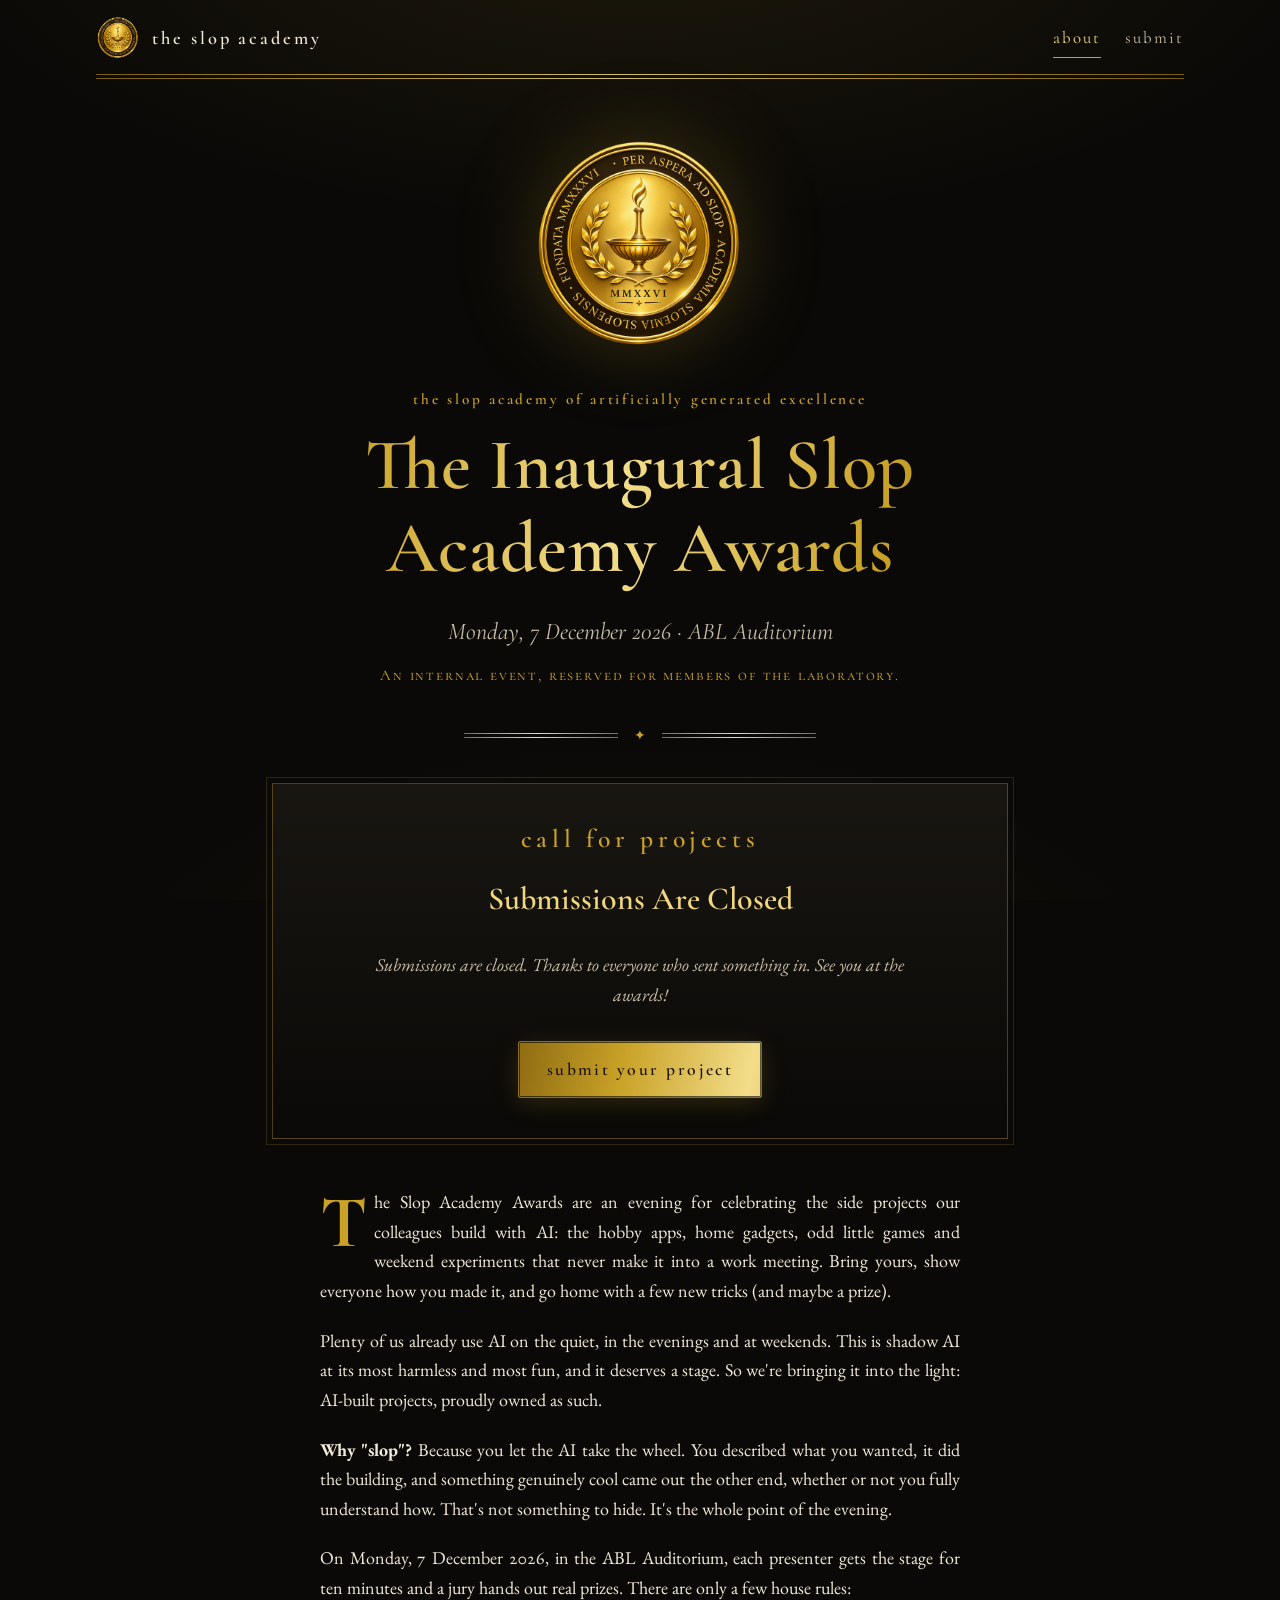
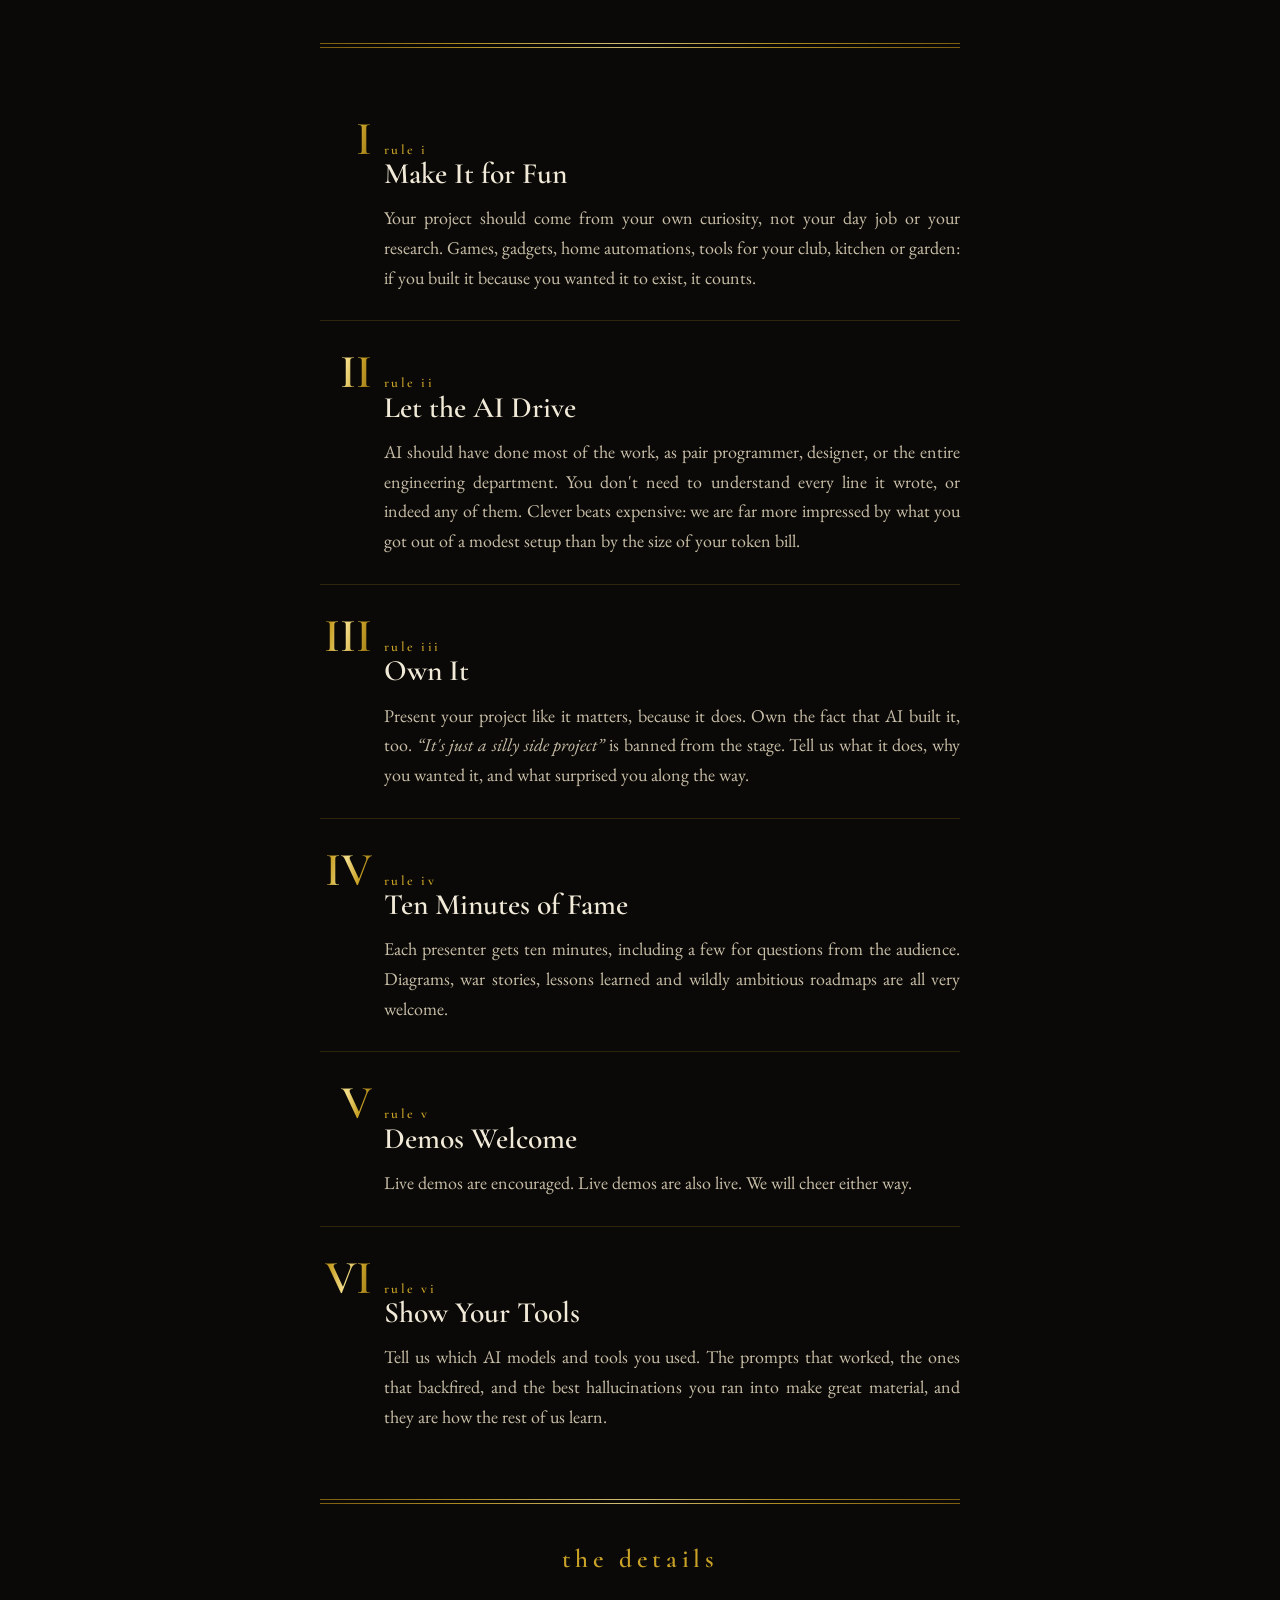
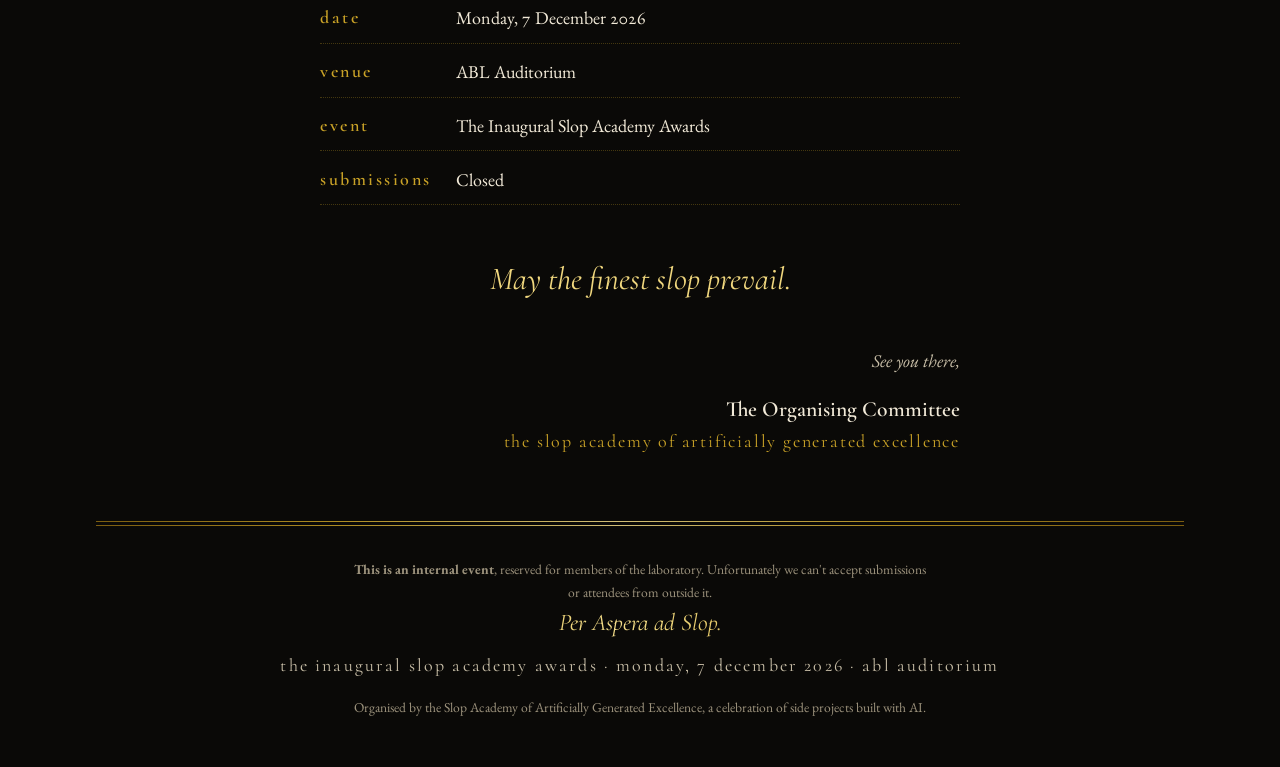
<file: index.html>
<!doctype html>
<html lang="en">
<head>
  <meta charset="utf-8">
  <meta name="viewport" content="width=device-width, initial-scale=1">
  <title>The Inaugural Slop Academy Awards</title>
  <meta name="description" content="The Inaugural Slop Academy Awards — Monday, 7 December 2026, ABL Auditorium. A celebration of side projects built with AI, proudly owned as such.">
  <meta name="color-scheme" content="dark">
  <link rel="icon" href="static/img/favicon.png" type="image/png">
  <link rel="preconnect" href="https://fonts.googleapis.com">
  <link rel="preconnect" href="https://fonts.gstatic.com" crossorigin>
  <link rel="stylesheet" href="https://fonts.googleapis.com/css2?family=Cormorant+Garamond:ital,wght@0,500;0,600;0,700;1,500&family=Cormorant+SC:wght@500;600&family=EB+Garamond:ital,wght@0,400;0,500;1,400&display=swap">
  <link rel="stylesheet" href="static/css/academy.css">
  
</head>
<body class="page-index">
  <a class="skip-link" href="#main">Skip to content</a>

  <header class="masthead">
    <div class="masthead__inner">
      <a class="masthead__brand" href="./">
        <img class="masthead__seal" src="static/img/seal-160.png" alt="" width="44" height="44">
        <span class="masthead__name">The Slop Academy</span>
      </a>
      <nav class="masthead__nav" aria-label="Principal">
        
        <a href="./" aria-current="page">About</a>
        <a href="submit.html">Submit</a>
        
      </nav>
    </div>
    <div class="rule rule--double" role="presentation"></div>
  </header>

  <main id="main" tabindex="-1">
    
<section class="hero" aria-labelledby="hero-title">
  <img class="hero__crest" src="static/img/seal.png" alt="The Seal of the Slop Academy, bearing the motto Per Aspera ad Slop" width="200" height="200">
  <p class="eyebrow">The Slop Academy of Artificially Generated Excellence</p>
  <h1 id="hero-title" class="display">The Inaugural Slop Academy Awards</h1>
  <p class="hero__sub">Monday, 7 December 2026 &middot; ABL Auditorium</p>
  <p class="hero__note">An internal event, reserved for members of the laboratory.</p>
  <div class="rule rule--ornament" role="presentation"><span>&#10022;</span></div>
</section>

<section class="countdown-panel" aria-labelledby="cd-title">
  <h2 id="cd-title" class="smallcaps">Call for Projects</h2>
  <div class="countdown" data-countdown data-deadline="2026-12-01T23:59:59+01:00" data-open="true">
    <p class="countdown__status" data-countdown-status>
      Submissions Are Open
    </p>
    <div class="countdown__clock" data-countdown-clock  role="timer" aria-label="Time left to submit">
      <div class="countdown__unit"><span class="countdown__num" data-unit="days">&mdash;</span><span class="countdown__lbl">Days</span></div>
      <div class="countdown__unit"><span class="countdown__num" data-unit="hours">&mdash;</span><span class="countdown__lbl">Hours</span></div>
      <div class="countdown__unit"><span class="countdown__num" data-unit="minutes">&mdash;</span><span class="countdown__lbl">Minutes</span></div>
      <div class="countdown__unit"><span class="countdown__num" data-unit="seconds">&mdash;</span><span class="countdown__lbl">Seconds</span></div>
    </div>
    <p class="countdown__note" data-countdown-note>
      
        Send us your project before <time datetime="2026-12-01T23:59:59+01:00" data-deadline-text>2026-12-01T23:59:59+01:00</time>. A title and a short abstract are all it takes.
      
    </p>
  </div>
  <div class="cta-row">
    
      <a class="btn btn--gold" href="submit.html" data-countdown-cta>Submit Your Project</a>
    
    
  </div>
</section>

<article class="proclamation" aria-labelledby="procl-title">
  <h2 id="procl-title" class="visually-hidden">About the Awards</h2>

  <p class="lede">
    The Slop Academy Awards are an evening for celebrating the side projects our colleagues build with AI: the
    hobby apps, home gadgets, odd little games and weekend experiments that never make it into a work meeting.
    Bring yours, show everyone how you made it, and go home with a few new tricks (and maybe a prize).
  </p>

  <p>
    Plenty of us already use AI on the quiet, in the evenings and at weekends. This is shadow AI at its most
    harmless and most fun, and it deserves a stage. So we're bringing it into the light: AI-built projects,
    proudly owned as such.
  </p>

  <p>
    <strong>Why "slop"?</strong> Because you let the AI take the wheel. You described what you wanted, it did
    the building, and something genuinely cool came out the other end, whether or not you fully understand how.
    That's not something to hide. It's the whole point of the evening.
  </p>

  <p>
    On Monday, 7 December 2026, in the ABL Auditorium, each presenter gets the stage for ten minutes and a jury hands
    out real prizes. There are only a few house rules:
  </p>

  <div class="rule rule--double" role="presentation"></div>

  <ol class="articles">
    <li class="article" id="article-i">
      <h3><span class="article__num" aria-hidden="true">I</span><span class="article__kicker">Rule I</span> Make It for Fun</h3>
      <p>Your project should come from your own curiosity, not your day job or your research. Games, gadgets, home automations, tools for your club, kitchen or garden: if you built it because you wanted it to exist, it counts.</p>
    </li>
    <li class="article" id="article-ii">
      <h3><span class="article__num" aria-hidden="true">II</span><span class="article__kicker">Rule II</span> Let the AI Drive</h3>
      <p>AI should have done most of the work, as pair programmer, designer, or the entire engineering department. You don't need to understand every line it wrote, or indeed any of them. Clever beats expensive: we are far more impressed by what you got out of a modest setup than by the size of your token bill.</p>
    </li>
    <li class="article" id="article-iii">
      <h3><span class="article__num" aria-hidden="true">III</span><span class="article__kicker">Rule III</span> Own It</h3>
      <p>Present your project like it matters, because it does. Own the fact that AI built it, too. <q>It's just a silly side project</q> is banned from the stage. Tell us what it does, why you wanted it, and what surprised you along the way.</p>
    </li>
    <li class="article" id="article-iv">
      <h3><span class="article__num" aria-hidden="true">IV</span><span class="article__kicker">Rule IV</span> Ten Minutes of Fame</h3>
      <p>Each presenter gets ten minutes, including a few for questions from the audience. Diagrams, war stories, lessons learned and wildly ambitious roadmaps are all very welcome.</p>
    </li>
    <li class="article" id="article-v">
      <h3><span class="article__num" aria-hidden="true">V</span><span class="article__kicker">Rule V</span> Demos Welcome</h3>
      <p>Live demos are encouraged. Live demos are also live. We will cheer either way.</p>
    </li>
    <li class="article" id="article-vi">
      <h3><span class="article__num" aria-hidden="true">VI</span><span class="article__kicker">Rule VI</span> Show Your Tools</h3>
      <p>Tell us which AI models and tools you used. The prompts that worked, the ones that backfired, and the best hallucinations you ran into make great material, and they are how the rest of us learn.</p>
    </li>
  </ol>

  <div class="rule rule--double" role="presentation"></div>

  <section class="particulars" aria-labelledby="particulars-title">
    <h2 id="particulars-title" class="smallcaps">The Details</h2>
    <dl class="particulars__list">
      <div><dt>Date</dt><dd>Monday, 7 December 2026</dd></div>
      <div><dt>Venue</dt><dd>ABL Auditorium</dd></div>
      <div><dt>Event</dt><dd>The Inaugural Slop Academy Awards</dd></div>
      <div>
        <dt>Submissions</dt>
        <dd data-cfp-status>
          Open until <time datetime="2026-12-01T23:59:59+01:00" data-deadline-text>2026-12-01T23:59:59+01:00</time>
        </dd>
      </div>
    </dl>
  </section>

  <p class="benediction">May the finest slop prevail.</p>

  <div class="signature">
    <p>See you there,</p>
    <p class="signature__name">The Organising Committee</p>
    <p class="signature__org">The Slop Academy of Artificially Generated Excellence</p>
  </div>
</article>

  </main>

  <footer class="colophon">
    <div class="rule rule--double" role="presentation"></div>
    
    <p class="colophon__fine"><strong>This is an internal event</strong>, reserved for members of the laboratory.
      Unfortunately we can't accept submissions or attendees from outside it.</p>
    
    <p class="colophon__motto">Per Aspera ad Slop.</p>
    <p class="colophon__body">
      The Inaugural Slop Academy Awards &middot; Monday, 7 December 2026 &middot; ABL Auditorium
    </p>
    <p class="colophon__fine">
      Organised by the Slop Academy of Artificially Generated Excellence, a celebration of side projects built with AI.
    </p>
  </footer>
  
<script src="static/js/countdown.js" defer></script>

</body>
</html>
</file>
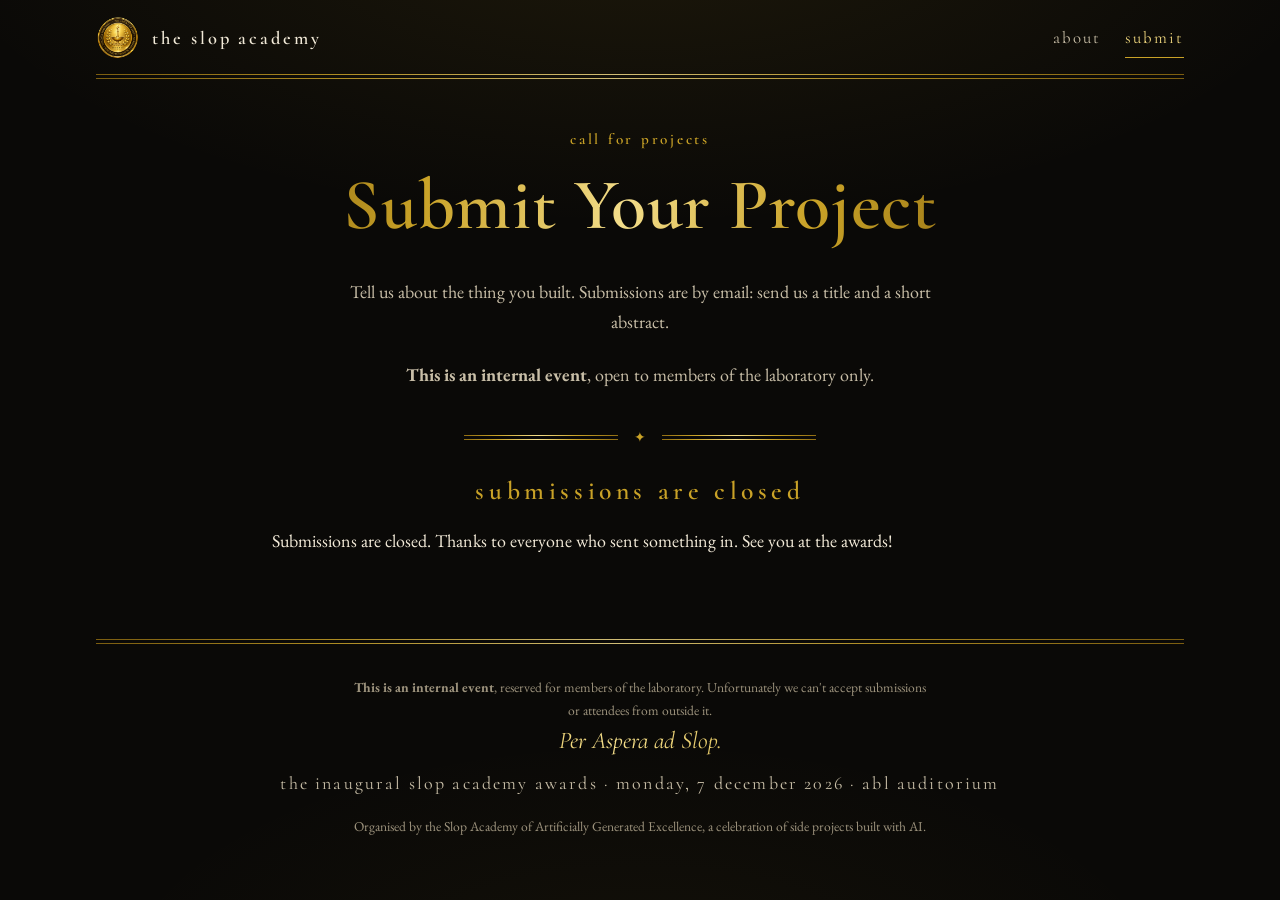
<file: submit.html>
<!doctype html>
<html lang="en">
<head>
  <meta charset="utf-8">
  <meta name="viewport" content="width=device-width, initial-scale=1">
  <title>Submit Your Project — The Inaugural Slop Academy Awards</title>
  <meta name="description" content="The Inaugural Slop Academy Awards — Monday, 7 December 2026, ABL Auditorium. A celebration of side projects built with AI, proudly owned as such.">
  <meta name="color-scheme" content="dark">
  <link rel="icon" href="static/img/favicon.png" type="image/png">
  <link rel="preconnect" href="https://fonts.googleapis.com">
  <link rel="preconnect" href="https://fonts.gstatic.com" crossorigin>
  <link rel="stylesheet" href="https://fonts.googleapis.com/css2?family=Cormorant+Garamond:ital,wght@0,500;0,600;0,700;1,500&family=Cormorant+SC:wght@500;600&family=EB+Garamond:ital,wght@0,400;0,500;1,400&display=swap">
  <link rel="stylesheet" href="static/css/academy.css">
  
</head>
<body class="page-submit page-submit--public">
  <a class="skip-link" href="#main">Skip to content</a>

  <header class="masthead">
    <div class="masthead__inner">
      <a class="masthead__brand" href="./">
        <img class="masthead__seal" src="static/img/seal-160.png" alt="" width="44" height="44">
        <span class="masthead__name">The Slop Academy</span>
      </a>
      <nav class="masthead__nav" aria-label="Principal">
        
        <a href="./">About</a>
        <a href="submit.html" aria-current="page">Submit</a>
        
      </nav>
    </div>
    <div class="rule rule--double" role="presentation"></div>
  </header>

  <main id="main" tabindex="-1">
    
<header class="page-head">
  <p class="eyebrow">Call for Projects</p>
  <h1 class="display">Submit Your Project</h1>
  <p class="page-head__lede">
    Tell us about the thing you built. Submissions are by email: send us a title and a short abstract.
  </p>
  <p class="page-head__lede">
    <strong>This is an internal event</strong>, open to members of the laboratory only.
  </p>
  <div class="rule rule--ornament" role="presentation"><span>&#10022;</span></div>
</header>

<section class="missive" aria-labelledby="missive-title">
  
  <div data-open-only>
  <h2 id="missive-title" class="smallcaps">How to Submit</h2>
  <ol class="missive__steps">
    <li>Email the Organising Committee at:
      <span class="missive__address"><a href="mailto:slop-awards@protonmail.com">slop-awards@protonmail.com</a></span></li>
    <li>Use the template below. The button fills it in for you.</li>
    <li>Send it before <time datetime="2026-12-01T23:59:59+01:00">Tuesday, 1 December 2026, 23:59 (Paris time)</time>.</li>
  </ol>

  <div class="missive__actions">
    <a class="btn btn--gold"
       href="mailto:slop-awards@protonmail.com?subject=Submission%3A%20%3CProject%20title%3E&amp;body=Your%20name%3A%0AProject%20title%3A%0A%0AAbstract%20%28what%20it%20does%2C%20why%20and%20how%20you%20built%20it%3B%20at%20most%203000%20characters%29%3A%0A%0A%0AAI%20models%20and%20tools%20used%20%28Rule%20VI%29%3A%0A%0AAnything%20else%20%28optional%29%3A%20prompts%20that%20worked%2C%20ones%20that%20backfired%2C%20favourite%20hallucinations.">Write the Email</a>
  </div>

  <h2 class="smallcaps">The Template</h2>
  <pre class="missive__template">Subject: Submission: &lt;Project title&gt;

Your name:
Project title:

Abstract (what it does, why and how you built it; at most 3000 characters):


AI models and tools used (Rule VI):

Anything else (optional): prompts that worked, ones that backfired, favourite hallucinations.</pre>

  <p class="provisional__fine">
    Every submission gets in. An AI judge sets the running order for the night, and a human jury decides the
    prizes. Want an early slot? The judge has a soft spot for exotic animals, confident presentation, no
    "just a side project" disclaimers, and an honest list of the AI tools you used.
  </p>
  </div>
  
  <div data-sealed-only hidden>
    <h2 class="smallcaps">Submissions Are Closed</h2>
    <p>Submissions are closed. Thanks to everyone who sent something in. See you at the awards!</p>
  </div>
</section>

  </main>

  <footer class="colophon">
    <div class="rule rule--double" role="presentation"></div>
    
    <p class="colophon__fine"><strong>This is an internal event</strong>, reserved for members of the laboratory.
      Unfortunately we can't accept submissions or attendees from outside it.</p>
    
    <p class="colophon__motto">Per Aspera ad Slop.</p>
    <p class="colophon__body">
      The Inaugural Slop Academy Awards &middot; Monday, 7 December 2026 &middot; ABL Auditorium
    </p>
    <p class="colophon__fine">
      Organised by the Slop Academy of Artificially Generated Excellence, a celebration of side projects built with AI.
    </p>
  </footer>
  
<script>
  /* The page is static: seal it client-side once the deadline has passed. */
  if (Date.now() > Date.parse("2026-12-01T23:59:59+01:00")) {
    document.querySelectorAll("[data-open-only]").forEach(function (el) { el.hidden = true; });
    document.querySelectorAll("[data-sealed-only]").forEach(function (el) { el.hidden = false; });
  }
</script>

</body>
</html>
</file>
<file: static/css/academy.css>
/* ==========================================================================
   The Slop Academy of Artificially Generated Excellence
   Official Stylesheet — Per Aspera ad Slop
   ========================================================================== */

:root {
  --black: #0a0907;
  --black-2: #12100c;
  --black-3: #1a1712;
  --ivory: #f2ead8;
  --ivory-dim: #c9bfa8;
  --ivory-faint: #9d937d;
  --gold: #c9a227;
  --gold-light: #f0d77e;
  --gold-deep: #8f6c12;
  --gold-grad: linear-gradient(100deg, #8f6c12 0%, #c9a227 22%, #f3dd8a 48%, #c9a227 72%, #8f6c12 100%);
  --silver-grad: linear-gradient(135deg, #f4f4f2 0%, #a8a9ad 45%, #e6e6e3 70%, #7d7e82 100%);
  --bronze-grad: linear-gradient(135deg, #f0b98a 0%, #a5652f 45%, #d99a63 70%, #6e3f17 100%);
  --pass: #b9d48a;
  --fail: #e09a83;
  --serif-display: "Cormorant Garamond", "Cormorant", "Playfair Display", Georgia, "Times New Roman", serif;
  --serif-sc: "Cormorant SC", "Cormorant Garamond", Georgia, serif;
  --serif-body: "EB Garamond", Garamond, Georgia, "Times New Roman", serif;
  --measure: 40rem;
  --wide: 68rem;
  --gutter: 16px;
  --radius: 2px;
}

*, *::before, *::after { box-sizing: border-box; }

html { -webkit-text-size-adjust: 100%; }

body {
  margin: 0;
  background-color: var(--black);
  background-image:
    radial-gradient(ellipse 80% 50% at 50% -10%, rgba(201, 162, 39, 0.10), transparent 70%),
    radial-gradient(ellipse 60% 40% at 50% 110%, rgba(201, 162, 39, 0.05), transparent 70%);
  background-attachment: fixed;
  color: var(--ivory);
  font-family: var(--serif-body);
  font-size: 1.125rem;
  line-height: 1.65;
  font-feature-settings: "liga", "onum", "kern";
  text-rendering: optimizeLegibility;
  overflow-x: hidden;
}

img, svg { max-width: 100%; height: auto; display: block; }

a { color: var(--gold-light); text-decoration-thickness: 1px; text-underline-offset: 0.2em; }
a:hover { color: #fff3c4; }

:focus-visible {
  outline: 2px solid var(--gold-light);
  outline-offset: 3px;
  border-radius: var(--radius);
}

main:focus { outline: none; }

::selection { background: var(--gold); color: var(--black); }

.visually-hidden {
  position: absolute !important;
  width: 1px; height: 1px;
  padding: 0; margin: -1px;
  overflow: hidden; clip: rect(0 0 0 0);
  white-space: nowrap; border: 0;
}

.skip-link {
  position: absolute; left: var(--gutter); top: 0; transform: translateY(-120%);
  background: var(--gold); color: var(--black);
  padding: 0.5rem 1rem; z-index: 10; font-variant: small-caps; letter-spacing: 0.06em;
  text-decoration: none;
}
.skip-link:focus { transform: translateY(0.75rem); }

main {
  display: block;
  max-width: var(--wide);
  margin: 0 auto;
  padding: 0 var(--gutter) 4rem;
}

/* ---- Typography -------------------------------------------------------- */

h1, h2, h3 {
  font-family: var(--serif-display);
  font-weight: 600;
  line-height: 1.15;
  margin: 0;
}

.display {
  font-size: clamp(2.25rem, 7vw, 4.5rem);
  font-weight: 600;
  letter-spacing: 0.01em;
  text-align: center;
  background: var(--gold-grad);
  -webkit-background-clip: text;
  background-clip: text;
  color: var(--gold);
  -webkit-text-fill-color: transparent;
  text-wrap: balance;
  padding-bottom: 0.08em;
}

@supports not ((-webkit-background-clip: text) or (background-clip: text)) {
  .display { -webkit-text-fill-color: currentColor; }
}

.eyebrow,
.smallcaps {
  font-family: var(--serif-sc);
  font-variant: small-caps;
  letter-spacing: 0.18em;
  color: var(--gold);
  text-align: center;
  font-weight: 600;
}

.eyebrow { font-size: 0.95rem; margin: 0 0 0.75rem; text-transform: lowercase; }
h2.smallcaps { font-size: clamp(1.25rem, 3.5vw, 1.6rem); text-transform: lowercase; margin-bottom: 1.25rem; }

p { margin: 0 0 1.1em; }

q { quotes: "\201C" "\201D"; font-style: italic; }

/* ---- Rules ------------------------------------------------------------- */

.rule { margin: 2.5rem auto; max-width: var(--measure); }

.rule--double {
  height: 5px;
  border-top: 1px solid transparent;
  border-bottom: 1px solid transparent;
  border-image: var(--gold-grad) 1;
  opacity: 0.85;
}

.rule--ornament {
  display: flex; align-items: center; gap: 1rem;
  color: var(--gold);
  max-width: 22rem;
}
.rule--ornament::before,
.rule--ornament::after {
  content: ""; flex: 1; height: 5px;
  border-top: 1px solid; border-bottom: 1px solid;
  border-image: var(--gold-grad) 1;
}
.rule--ornament span { font-size: 0.9rem; line-height: 1; }

/* ---- Masthead ---------------------------------------------------------- */

.masthead { padding: 1rem var(--gutter) 0; }
.masthead .rule { margin: 0.9rem auto 0; max-width: var(--wide); }

.masthead__inner {
  max-width: var(--wide);
  margin: 0 auto;
  display: flex; flex-wrap: wrap; align-items: center; justify-content: space-between;
  gap: 0.75rem 1.5rem;
}

.masthead__brand {
  display: inline-flex; align-items: center; gap: 0.75rem;
  text-decoration: none; color: var(--ivory);
}
.masthead__seal { width: 44px; height: 44px; }
.masthead__name {
  font-family: var(--serif-sc); font-variant: small-caps; text-transform: lowercase;
  letter-spacing: 0.16em; font-size: 1.15rem; font-weight: 600;
}

.masthead__nav { display: flex; flex-wrap: wrap; gap: 0.25rem 1.5rem; }
.masthead__nav a {
  font-family: var(--serif-sc); font-variant: small-caps; text-transform: lowercase;
  letter-spacing: 0.12em; font-size: 1.05rem;
  color: var(--ivory-dim); text-decoration: none;
  padding: 0.35rem 0; border-bottom: 1px solid transparent;
}
.masthead__nav a:hover { color: var(--gold-light); }
.masthead__nav a[aria-current="page"] { color: var(--gold-light); border-bottom-color: var(--gold); }

/* ---- Hero -------------------------------------------------------------- */

.hero { text-align: center; padding: 3.5rem 0 0; }
.hero__crest {
  width: clamp(150px, 40vw, 220px); height: auto;
  margin: 0 auto 2rem;
  filter: drop-shadow(0 0 40px rgba(201, 162, 39, 0.25));
}
.hero__sub {
  font-family: var(--serif-display); font-style: italic; font-size: clamp(1.2rem, 3.5vw, 1.5rem);
  color: var(--ivory-dim); margin: 1rem 0 0;
}

.hero__note {
  font-family: var(--serif-sc); letter-spacing: 0.12em; font-size: 0.95rem;
  color: var(--gold); margin: 0.75rem 0 0;
}

/* Public (static) submission-by-correspondence page */
.missive { max-width: 46rem; margin: 0 auto; }
.missive__steps { padding-left: 1.4rem; }
.missive__steps li { margin-bottom: 0.6rem; }
.missive__template {
  white-space: pre-wrap; font-family: var(--serif-body, Georgia, serif); font-size: 1rem;
  color: var(--ivory-dim); background: var(--black-2);
  border: 1px solid rgba(201, 162, 39, 0.35); padding: 1rem 1.1rem; margin: 1rem 0 1.5rem;
  overflow-wrap: anywhere;
}
.missive__address { font-family: var(--serif-display); font-size: 1.3rem; overflow-wrap: anywhere; }
.missive__actions { display: flex; flex-wrap: wrap; gap: 1rem; align-items: center; margin: 1.5rem 0; }

.page-head { text-align: center; padding: 3rem 0 0; max-width: 48rem; margin: 0 auto; }
.page-head__lede { color: var(--ivory-dim); margin: 1.5rem auto 0; max-width: var(--measure); }
.page-head .rule { margin-bottom: 2rem; }

/* ---- Buttons ----------------------------------------------------------- */

.btn {
  display: inline-block;
  font-family: var(--serif-sc); font-variant: small-caps; text-transform: lowercase;
  letter-spacing: 0.14em; font-size: 1.1rem; font-weight: 600;
  padding: 0.8rem 1.75rem;
  border-radius: var(--radius);
  text-decoration: none; text-align: center;
  cursor: pointer;
  transition: filter 0.2s ease, background-color 0.2s ease, color 0.2s ease;
}
.btn--gold {
  background: var(--gold-grad); background-size: 200% 100%; background-position: 0 0;
  color: #1a1305; border: 1px solid var(--gold-deep);
  box-shadow: 0 0 0 1px rgba(0,0,0,0.6) inset, 0 6px 24px rgba(201, 162, 39, 0.18);
}
.btn--gold:hover { color: #000; background-position: 100% 0; filter: brightness(1.06); }
.btn--ghost { background: transparent; color: var(--gold-light); border: 1px solid rgba(201, 162, 39, 0.6); }
.btn--ghost:hover { background: rgba(201, 162, 39, 0.08); color: #fff3c4; }

.cta-row { display: flex; flex-wrap: wrap; justify-content: center; gap: 1rem; margin-top: 2rem; }

/* ---- Countdown --------------------------------------------------------- */

.countdown-panel {
  text-align: center;
  max-width: 46rem; margin: 0 auto 1rem;
  padding: 2.5rem 1.25rem;
  border: 1px solid rgba(201, 162, 39, 0.35);
  outline: 1px solid rgba(201, 162, 39, 0.18); outline-offset: 5px;
  background: linear-gradient(180deg, rgba(26, 23, 18, 0.9), rgba(10, 9, 7, 0.9));
}
.countdown__status {
  font-family: var(--serif-display); font-size: clamp(1.4rem, 4.5vw, 2rem); font-weight: 600;
  color: var(--ivory); margin-bottom: 1.5rem; text-wrap: balance;
}
.countdown.is-sealed .countdown__status { color: var(--gold-light); }
.countdown__clock {
  display: grid; grid-template-columns: repeat(4, minmax(0, 1fr));
  gap: 0.5rem; max-width: 30rem; margin: 0 auto 1.5rem;
}
.countdown__clock[hidden] { display: none; }
.countdown__unit { display: flex; flex-direction: column; align-items: center; }
.countdown__num {
  font-family: var(--serif-display); font-weight: 600;
  font-size: clamp(2rem, 9vw, 3.5rem); line-height: 1;
  font-variant-numeric: lining-nums tabular-nums;
  background: var(--gold-grad); -webkit-background-clip: text; background-clip: text;
  color: var(--gold); -webkit-text-fill-color: transparent;
}
.countdown__lbl {
  font-family: var(--serif-sc); font-variant: small-caps; text-transform: lowercase;
  letter-spacing: 0.14em; color: var(--ivory-faint); font-size: 0.95rem; margin-top: 0.4rem;
}
.countdown__note { color: var(--ivory-dim); max-width: 34rem; margin: 0 auto; font-style: italic; }

/* ---- Proclamation ------------------------------------------------------ */

.proclamation { max-width: var(--measure); margin: 3rem auto 0; }
.salutation { font-style: italic; font-size: 1.25rem; color: var(--ivory-dim); }
.lede::first-letter {
  float: left;
  font-family: var(--serif-display); font-weight: 700;
  font-size: 4.1em; line-height: 0.82;
  margin: 0.08em 0.1em 0 0;
  color: var(--gold);
}
.proclamation p { text-align: justify; hyphens: auto; -webkit-hyphens: auto; }

.articles { list-style: none; padding: 0; margin: 0; counter-reset: none; }
.article { padding: 1.75rem 0; position: relative; }
.article + .article { border-top: 1px solid rgba(201, 162, 39, 0.18); }
.article h3 {
  font-size: clamp(1.45rem, 4.5vw, 1.85rem);
  color: var(--ivory);
  display: grid; grid-template-columns: 3.25rem 1fr; column-gap: 0.75rem; align-items: baseline;
  margin-bottom: 0.75rem;
}
.article__num {
  grid-row: span 2;
  font-family: var(--serif-display); font-weight: 600; font-size: 1.6em; line-height: 1;
  text-align: right;
  background: var(--gold-grad); -webkit-background-clip: text; background-clip: text;
  color: var(--gold); -webkit-text-fill-color: transparent;
}
.article__kicker {
  display: block;
  font-family: var(--serif-sc); font-variant: small-caps; text-transform: lowercase;
  letter-spacing: 0.18em; font-size: 0.85rem; color: var(--gold); font-weight: 600;
}
.article p { margin: 0 0 0 4rem; color: var(--ivory-dim); }

.particulars__list { margin: 0; padding: 0; display: grid; gap: 0.25rem; }
.particulars__list > div {
  display: grid; grid-template-columns: 7.5rem 1fr; gap: 1rem;
  padding: 0.6rem 0; border-bottom: 1px dotted rgba(201, 162, 39, 0.3);
}
.particulars__list dt {
  font-family: var(--serif-sc); font-variant: small-caps; text-transform: lowercase;
  letter-spacing: 0.14em; color: var(--gold); font-weight: 600;
}
.particulars__list dd { margin: 0; }

.benediction {
  text-align: center !important; font-family: var(--serif-display); font-style: italic;
  font-size: clamp(1.5rem, 5vw, 2rem); color: var(--gold-light); margin: 3rem 0 2.5rem;
}
.signature { text-align: right; }
.signature p { text-align: right; margin: 0; }
.signature p:first-child { font-style: italic; color: var(--ivory-dim); margin-bottom: 1rem; }
.signature__name { font-family: var(--serif-display); font-size: 1.35rem; font-weight: 600; }
.signature__org { font-family: var(--serif-sc); font-variant: small-caps; text-transform: lowercase; letter-spacing: 0.1em; color: var(--gold); }

/* ---- Submission -------------------------------------------------------- */

/* Single column: the Automated Committee sits *below* the submit button,
   so it reads as commentary on precedence, not as a gate before submission. */
.submit-layout {
  display: grid; grid-template-columns: minmax(0, 1fr); gap: 2.5rem;
  max-width: 46rem; margin: 0 auto;
}
@media (min-width: 720px) {
  .assessor .checklist { display: grid; grid-template-columns: repeat(2, minmax(0, 1fr)); column-gap: 1.5rem; }
}

.field { margin-bottom: 1.75rem; }
.field label {
  display: block;
  font-family: var(--serif-display); font-weight: 600; font-size: 1.35rem; color: var(--ivory);
}
.field__hint { font-size: 0.98rem; color: var(--ivory-faint); font-style: italic; margin: 0.1rem 0 0.6rem; }
.field__count { font-style: normal; font-variant-numeric: tabular-nums; }

input[type="text"], textarea {
  width: 100%;
  font: inherit; font-size: 1.1rem; color: var(--ivory);
  background: var(--black-2);
  border: 1px solid rgba(201, 162, 39, 0.45);
  border-radius: var(--radius);
  padding: 0.7rem 0.85rem;
  transition: border-color 0.2s ease, box-shadow 0.2s ease;
}
textarea { resize: vertical; min-height: 12rem; line-height: 1.55; }
input[type="text"]:hover, textarea:hover { border-color: rgba(201, 162, 39, 0.75); }
input[type="text"]:focus, textarea:focus {
  outline: none; border-color: var(--gold-light);
  box-shadow: 0 0 0 3px rgba(240, 215, 126, 0.28);
}

.petition__actions { display: flex; flex-direction: column; align-items: flex-start; gap: 1rem; }
.petition__fine { font-size: 0.95rem; color: var(--ivory-faint); font-style: italic; margin: 0; }

.errata {
  border: 1px solid var(--fail); border-left-width: 4px;
  background: rgba(224, 154, 131, 0.08);
  padding: 1.25rem 1.25rem 0.5rem; margin-bottom: 2rem;
}
.errata h2 { text-align: left; color: var(--fail); margin-bottom: 0.5rem; }
.errata ul { margin: 0 0 1rem; padding-left: 1.25rem; }

.assessor {
  border: 1px solid rgba(201, 162, 39, 0.35);
  outline: 1px solid rgba(201, 162, 39, 0.15); outline-offset: 5px;
  background: linear-gradient(180deg, var(--black-3), var(--black-2));
  padding: 1.5rem 1.25rem;
}
.assessor h2 { font-size: 1.2rem; margin-bottom: 0.5rem; }
.assessor__state {
  text-align: center; font-style: italic; color: var(--ivory-dim); font-size: 1rem;
  min-height: 3.2em; margin-bottom: 0.75rem;
}
.assessor__state.is-busy { color: var(--gold-light); animation: solemn-pulse 1.6s ease-in-out infinite; }
.assessor__state.is-ok { color: var(--pass); }
.assessor__state.is-warn { color: var(--ivory-dim); }
.assessor__state.is-error { color: var(--fail); }

@keyframes solemn-pulse { 0%, 100% { opacity: 1; } 50% { opacity: 0.55; } }

.assessor__panel { transition: opacity 0.25s ease; }
.assessor__panel.is-busy { opacity: 0.6; }

.checklist { list-style: none; margin: 0 0 1.5rem; padding: 0; }
.check {
  display: grid; grid-template-columns: 1.75rem minmax(0, 1fr); gap: 0.75rem;
  padding: 0.85rem 0; border-bottom: 1px solid rgba(201, 162, 39, 0.15);
}
.check__mark {
  width: 1.5rem; height: 1.5rem; margin-top: 0.15rem;
  border-radius: 50%; border: 1px solid rgba(201, 162, 39, 0.5);
  display: grid; place-items: center;
  font-family: var(--serif-display); font-size: 1rem; line-height: 1; font-weight: 700;
}
.check.is-pending .check__mark::before { content: "\00B7"; color: var(--ivory-faint); }
.check.is-pass .check__mark { background: var(--gold-grad); border-color: var(--gold); color: #1a1305; }
.check.is-pass .check__mark::before { content: "\2713"; }
.check.is-fail .check__mark { border-color: var(--fail); color: var(--fail); }
.check.is-fail .check__mark::before { content: "\2717"; }

.check__label { display: block; font-weight: 500; color: var(--ivory); line-height: 1.35; }
.check.is-pending .check__label { color: var(--ivory-dim); }

.gauge {
  display: block; height: 3px; margin: 0.55rem 0 0.4rem;
  background: rgba(242, 234, 216, 0.1); overflow: hidden;
}
.gauge__fill {
  display: block; height: 100%; width: 0;
  background: var(--gold-grad); background-size: 300% 100%;
  transition: width 0.6s cubic-bezier(0.2, 0.7, 0.2, 1);
}
.check.is-fail .gauge__fill { background: var(--fail); opacity: 0.75; }
.check__detail { display: block; font-size: 0.92rem; font-style: italic; color: var(--ivory-faint); line-height: 1.45; }
.check__detail:empty { display: none; }

.provisional { text-align: center; padding-top: 0.5rem; }
.provisional__label {
  font-family: var(--serif-sc); font-variant: small-caps; text-transform: lowercase;
  letter-spacing: 0.16em; color: var(--gold); margin: 0; font-weight: 600;
}
.provisional__value {
  font-family: var(--serif-display); font-weight: 600;
  font-size: clamp(1.75rem, 7vw, 2.4rem); line-height: 1.2; margin: 0.25rem 0;
  font-variant-numeric: lining-nums tabular-nums;
  overflow-wrap: anywhere;
  background: var(--gold-grad); -webkit-background-clip: text; background-clip: text;
  color: var(--gold); -webkit-text-fill-color: transparent;
}
.provisional__fine { font-size: 0.85rem; color: var(--ivory-faint); font-style: italic; margin: 0; }

/* ---- Proceedings ------------------------------------------------------- */

.proceedings__count {
  text-align: center; font-style: italic; color: var(--ivory-faint); margin-bottom: 2rem;
}

.ledger { list-style: none; margin: 0 auto; padding: 0; max-width: 60rem; }

.entry {
  display: grid;
  grid-template-columns: 5.5rem minmax(0, 1fr) auto;
  grid-template-areas: "rank main score";
  gap: 1.25rem;
  padding: 1.75rem 1.25rem;
  border-bottom: 1px solid rgba(201, 162, 39, 0.2);
  scroll-margin-top: 1.5rem;
  transition: background-color 0.6s ease, box-shadow 0.6s ease;
}
.entry__rank { grid-area: rank; display: flex; flex-direction: column; align-items: center; text-align: center; }
.entry__main { grid-area: main; min-width: 0; }
.entry__score { grid-area: score; text-align: right; }

.entry--medal {
  background: linear-gradient(90deg, rgba(201, 162, 39, 0.07), transparent 70%);
  border: 1px solid rgba(201, 162, 39, 0.3);
  margin-bottom: 1rem;
}
.entry--rank-1 { border-color: rgba(240, 215, 126, 0.6); box-shadow: 0 0 40px rgba(201, 162, 39, 0.12); }

.entry:target {
  background: rgba(201, 162, 39, 0.14);
  box-shadow: 0 0 0 2px var(--gold-light), 0 0 50px rgba(201, 162, 39, 0.25);
  animation: target-glow 2.4s ease-out 1;
}
@keyframes target-glow {
  0% { box-shadow: 0 0 0 2px var(--gold-light), 0 0 80px rgba(240, 215, 126, 0.55); }
  100% { box-shadow: 0 0 0 2px var(--gold-light), 0 0 50px rgba(201, 162, 39, 0.25); }
}

.medal {
  width: 3.75rem; height: 3.75rem; border-radius: 50%;
  display: grid; place-items: center;
  font-family: var(--serif-display); font-weight: 700; font-size: 1.4rem; color: #1a1305;
  box-shadow: 0 0 0 2px rgba(0,0,0,0.65), 0 0 0 3px currentColor, 0 4px 18px rgba(0,0,0,0.6);
  position: relative;
}
.medal > span {
  width: 80%; height: 80%; border-radius: 50%;
  display: grid; place-items: center;
  border: 1px solid rgba(0, 0, 0, 0.35);
}
.medal--gold { background: var(--gold-grad); color: #2a1e04; box-shadow: 0 0 0 2px #0a0907, 0 0 0 3px #c9a227, 0 0 24px rgba(201, 162, 39, 0.35); }
.medal--silver { background: var(--silver-grad); color: #1e1f22; box-shadow: 0 0 0 2px #0a0907, 0 0 0 3px #a8a9ad; }
.medal--bronze { background: var(--bronze-grad); color: #2a1606; box-shadow: 0 0 0 2px #0a0907, 0 0 0 3px #a5652f; }

.entry__laureate {
  margin-top: 0.6rem;
  font-family: var(--serif-sc); font-variant: small-caps; text-transform: lowercase;
  letter-spacing: 0.1em; font-size: 0.85rem; color: var(--gold); line-height: 1.2;
}
.entry__numeral {
  font-family: var(--serif-display); font-weight: 600; font-size: 1.75rem; color: var(--ivory-faint);
}

.entry__title { font-size: clamp(1.35rem, 4vw, 1.75rem); overflow-wrap: anywhere; }
.entry__title a { color: var(--ivory); text-decoration: none; }
.entry__title a:hover { color: var(--gold-light); text-decoration: underline; text-decoration-color: var(--gold); }
.entry--rank-1 .entry__title a { color: var(--gold-light); }
.entry__byline { color: var(--ivory-faint); font-style: italic; margin: 0.35rem 0 0.9rem; font-size: 1rem; overflow-wrap: anywhere; }
.entry__name { color: var(--ivory-dim); font-style: normal; }

.entry__score-label {
  display: block;
  font-family: var(--serif-sc); font-variant: small-caps; text-transform: lowercase;
  letter-spacing: 0.14em; font-size: 0.85rem; color: var(--gold); font-weight: 600;
}
.entry__score-value {
  display: block;
  font-family: var(--serif-display); font-weight: 600; font-size: clamp(1.35rem, 4vw, 1.75rem);
  font-variant-numeric: lining-nums tabular-nums;
  color: var(--ivory); white-space: nowrap;
}
.entry--medal .entry__score-value {
  background: var(--gold-grad); -webkit-background-clip: text; background-clip: text;
  color: var(--gold); -webkit-text-fill-color: transparent;
}

.badges { list-style: none; margin: 0 0 0.75rem; padding: 0; display: flex; flex-wrap: wrap; gap: 0.4rem; }
.badge {
  display: inline-flex; align-items: center; gap: 0.4rem;
  font-size: 0.85rem; line-height: 1.3;
  padding: 0.2rem 0.65rem;
  border: 1px solid; border-radius: 999px;
}
.badge--pass { color: var(--gold-light); border-color: rgba(201, 162, 39, 0.6); background: rgba(201, 162, 39, 0.08); }
.badge--fail { color: var(--ivory-faint); border-color: rgba(157, 147, 125, 0.4); text-decoration: line-through; text-decoration-color: rgba(224, 154, 131, 0.7); }
.badge__mark::before { font-weight: 700; }
.badge--pass .badge__mark::before { content: "\2713"; }
.badge--fail .badge__mark::before { content: "\2717"; color: var(--fail); }

.entry__abstract summary {
  cursor: pointer; color: var(--gold);
  font-family: var(--serif-sc); font-variant: small-caps; text-transform: lowercase; letter-spacing: 0.12em;
  font-weight: 600; width: fit-content;
}
.entry__abstract p {
  margin: 0.6rem 0 0; color: var(--ivory-dim); white-space: pre-line; overflow-wrap: anywhere;
  border-left: 1px solid rgba(201, 162, 39, 0.35); padding-left: 1rem;
}

@media (max-width: 640px) {
  .entry {
    grid-template-columns: 4rem minmax(0, 1fr);
    grid-template-areas: "rank score" "main main";
    padding: 1.25rem 1rem; gap: 0.75rem 1rem; align-items: center;
  }
  .entry__rank { align-items: flex-start; text-align: left; }
  .medal { width: 3rem; height: 3rem; font-size: 1.15rem; }
  .entry__laureate { display: none; }
  .article p { margin-left: 0; }
  .article h3 { grid-template-columns: 2.5rem 1fr; }
  .particulars__list > div { grid-template-columns: 1fr; gap: 0; }
  .proclamation p { text-align: left; }
}

.empty-state { text-align: center; max-width: 34rem; margin: 1rem auto 0; color: var(--ivory-dim); }
.empty-state__crest { width: 120px; margin: 0 auto 1.5rem; opacity: 0.55; filter: grayscale(0.3); }

/* ---- Sealed ------------------------------------------------------------ */

.sealed { text-align: center; max-width: var(--measure); margin: 0 auto; padding-top: 3.5rem; }
.sealed__crest { width: 160px; margin: 0 auto 2rem; filter: drop-shadow(0 0 30px rgba(201, 162, 39, 0.2)); }
.sealed p { color: var(--ivory-dim); }
.sealed__date { font-style: italic; color: var(--gold-light) !important; }

/* ---- Colophon ---------------------------------------------------------- */

.colophon { text-align: center; padding: 0 var(--gutter) 3rem; }
.colophon .rule { margin: 0 auto 2rem; max-width: var(--wide); }
.colophon__motto {
  font-family: var(--serif-display); font-style: italic; font-size: 1.5rem; margin: 0 0 0.5rem;
  background: var(--gold-grad); -webkit-background-clip: text; background-clip: text;
  color: var(--gold); -webkit-text-fill-color: transparent;
}
.colophon__body {
  font-family: var(--serif-sc); font-variant: small-caps; text-transform: lowercase;
  letter-spacing: 0.12em; color: var(--ivory-dim); margin: 0 0 1rem;
}
.colophon__fine { font-size: 0.85rem; color: var(--ivory-faint); max-width: 36rem; margin: 0 auto; }

/* ---- Motion preferences ------------------------------------------------ */

@media (prefers-reduced-motion: reduce) {
  *, *::before, *::after { animation: none !important; transition: none !important; }
}

/* ---- Print (for archival purposes) ------------------------------------- */

@media print {
  body { background: #fff; color: #000; }
  .masthead__nav, .cta-row, .assessor, .skip-link { display: none; }
  .display, .countdown__num, .article__num, .colophon__motto, .provisional__value, .entry__score-value {
    -webkit-text-fill-color: #000; color: #000; background: none;
  }
}
</file>
